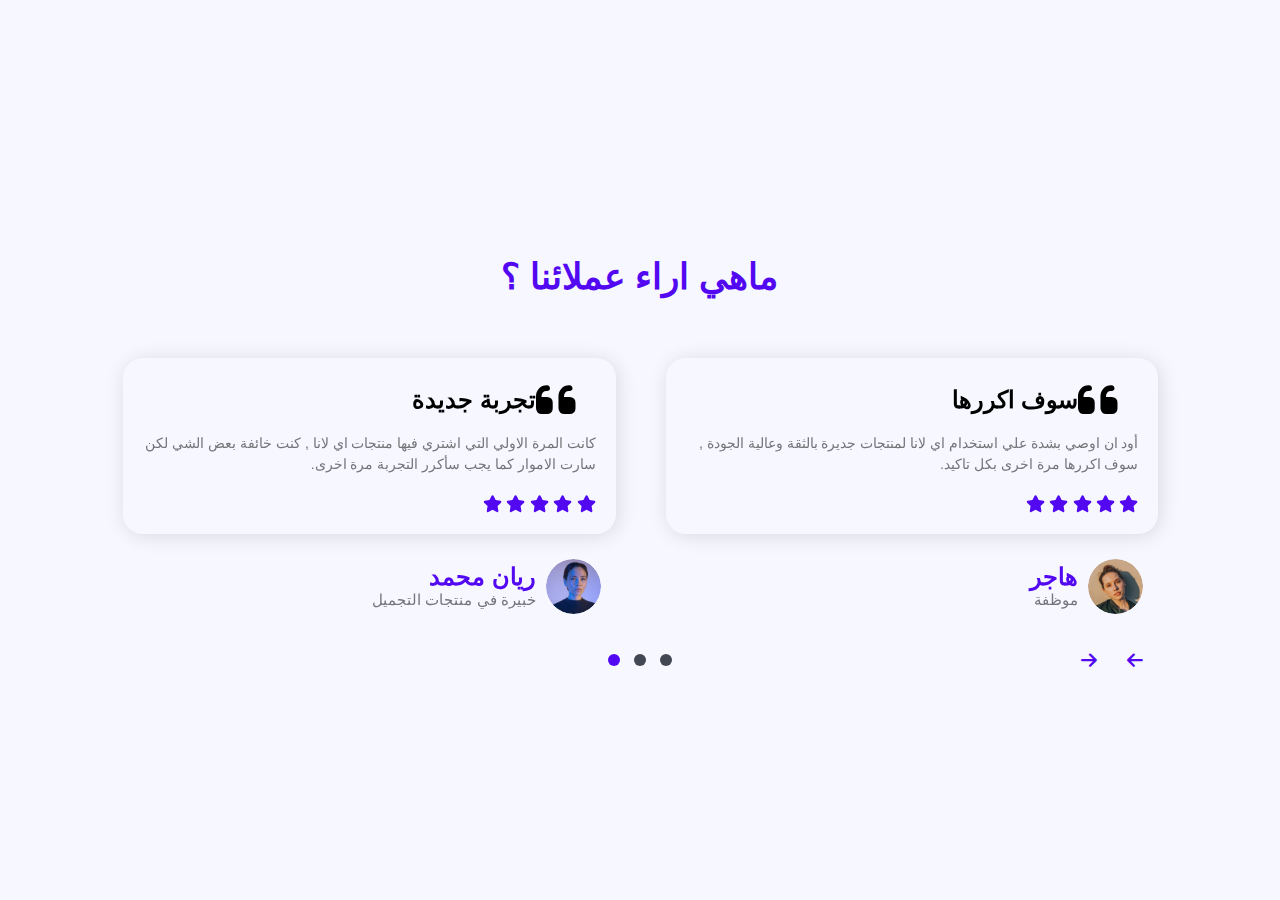
<file: elanaReview.html>
<!DOCTYPE html>
<html>
<head>
  <!-- *******  Link To Custom CSS Style Sheet  ******* -->
  <link rel="stylesheet" type="text/css" href="css/style.css">

  <!-- *******  Font Awesome Icons Link  ******* -->
  <link rel="stylesheet" href="https://cdnjs.cloudflare.com/ajax/libs/font-awesome/6.1.1/css/all.min.css"/>

  <!-- *******  Owl Carousel Links  ******* -->
  <link rel="stylesheet" href="https://cdnjs.cloudflare.com/ajax/libs/OwlCarousel2/2.3.4/assets/owl.carousel.min.css"/>

  <link rel="stylesheet" href="https://cdnjs.cloudflare.com/ajax/libs/OwlCarousel2/2.3.4/assets/owl.theme.default.min.css"/>

  <meta name="viewport" content="width=device-width, initial-scale=1">
  <meta charset="utf-8">
  <title>elana Review</title>
</head>
<body>
<div class="testimonials-section">
	
	<!-- Section Header Starts -->
	<header class="section-header">
		<h1> ماهي اراء عملائنا ؟ </h1>
	</header>
	<!-- Section Header Ends -->

	<!-- Owl Carousel Slider Starts -->
	<div class="owl-carousel owl-theme testimonials-container">
		<!-- Item1 Starts -->
    	<div class="item testimonial-card" dir="rtl">
    		<main class="test-card-body">
    			<div class="quote">
    				<i class="fa fa-quote-left"></i>
    				<h2> تجربة جديدة </h2>
    			</div>
    			<p> كانت المرة الاولي التي اشتري فيها منتجات اي لانا , كنت خائفة بعض الشي لكن سارت الاموار كما يجب سأكرر التجربة مرة اخرى. </p>
    			<div class="ratings">
    				<i class="fa-solid fa-star"></i>
    				<i class="fa-solid fa-star"></i>
    				<i class="fa-solid fa-star"></i>
    				<i class="fa-solid fa-star"></i>
    				<i class="fa-solid fa-star"></i>
    			</div>
    		</main>
    		<div class="profile">
    			<div class="profile-image">
    				<img src="img/image1.jpg">
    			</div>
    			<div class="profile-desc">
    				<span>ريان محمد </span>
    				<span>خبيرة في منتجات التجميل </span>
    			</div>
    		</div>
    	</div>
    	<!-- Item1 Ends -->

    	<!-- Item2 Starts -->
    	<div class="item testimonial-card" dir="rtl">
    		<main class="test-card-body">
    			<div class="quote">
    				<i class="fa fa-quote-left"></i>
    				<h2>سوف اكررها  </h2>
    			</div>
    			<p> أود ان اوصي بشدة علي استخدام اي لانا لمنتجات جديرة بالثقة وعالية الجودة , سوف اكررها مرة اخرى بكل تاكيد.  </p>
    			<div class="ratings">
    				<i class="fa-solid fa-star"></i>
    				<i class="fa-solid fa-star"></i>
    				<i class="fa-solid fa-star"></i>
    				<i class="fa-solid fa-star"></i>
    				<i class="fa-solid fa-star"></i>
    			</div>
    		</main>
    		<div class="profile">
    			<div class="profile-image">
    				<img src="img/image2.jpg">
    			</div>
    			<div class="profile-desc">
    				<span>هاجر</span>
    				<span>موظفة </span>
    			</div>
    		</div>
    	</div>
    	<!-- Item2 Ends -->

    	<!-- Item3 Starts -->
    	<div class="item testimonial-card" dir="rtl">
    		<main class="test-card-body">
    			<div class="quote">
    				<i class="fa fa-quote-left"></i>
    				<h2> 5 نجوم </h2>
    			</div>
    			<p> تم وضع منتجات اي لانا تحت مقياس الجودة لدينا وهناك اخبارة جيدة , منتج جميل وخدمة جيدة وسريعة Good Job. </p>
    			<div class="ratings">
    				<i class="fa-solid fa-star"></i>
    				<i class="fa-solid fa-star"></i>
    				<i class="fa-solid fa-star"></i>
    				<i class="fa-solid fa-star"></i>
    				<i class="fa-solid fa-star"></i>
    			</div>
    		</main>
    		<div class="profile">
    			<div class="profile-image">
    				<img src="img/image3.jpg">
    			</div>
    			<div class="profile-desc">
    				<span> ريناد </span>
    				<span> متخصصة في اختبار جودة المنتجات </span>
    			</div>
    		</div>
    	</div>
    	<!-- Item3 Ends -->

    	<!-- Item4 Starts -->
    	<div class="item testimonial-card" dir="rtl">
    		<main class="test-card-body">
    			<div class="quote">
    				<i class="fa fa-quote-left"></i>
    				<h2> عمل جميل </h2>
    			</div>
    			<p> أعجبني بشكل خاص مجموعة اي لانا للبشرة. أحببت العروض والخصومات التي يقدمها المتجر. لقد تمكنت من توفير الكثير من المال على طلبي. </p>
    			<div class="ratings">
    				<i class="fa-solid fa-star"></i>
    				<i class="fa-solid fa-star"></i>
    				<i class="fa-solid fa-star"></i>
    				<i class="fa-solid fa-star"></i>
    				<i class="fa-solid fa-star"></i>
    			</div>
    		</main>
    		<div class="profile">
    			<div class="profile-image">
    				<img src="img/image4.jpg">
    			</div>
    			<div class="profile-desc">
    				<span> دعاء </span>
    				<span> طالبة </span>
    			</div>
    		</div>
    	</div>
    	<!-- Item4 Ends -->

    	<!-- Item5 Starts -->
    	<div class="item testimonial-card" dir="rtl">
    		<main class="test-card-body">
    			<div class="quote">
    				<i class="fa fa-quote-left"></i>
    				<h2> جودة محترمة </h2>
    			</div>
    			<p> بشكل عام، لقد كانت تجربة ممتازة مع متجر اي لانا. إنه متجر موثوق وسهل الاستخدام يقدم مجموعة واسعة من المنتجات بأسعار رائعة. </p>
    			<div class="ratings">
    				<i class="fa-solid fa-star"></i>
    				<i class="fa-solid fa-star"></i>
    				<i class="fa-solid fa-star"></i>
    				<i class="fa-solid fa-star"></i>
    			</div>
    		</main>
    		<div class="profile">
    			<div class="profile-image">
    				<img src="img/image5.jpg">
    			</div>
    			<div class="profile-desc">
    				<span> تسابيح </span>
    				<span> خبيرة في منتجات التجميل </span>
    			</div>
    		</div>
    	</div>
    	<!-- Item5 Ends -->

    	<!-- Item6 Starts -->
    	<div class="item testimonial-card" dir="rtl">
    		<main class="test-card-body">
    			<div class="quote">
    				<i class="fa fa-quote-left"></i>
    				<h2> معجبة بسياسة الارجاع </h2>
    			</div>
    			<p> تم بناء الثقة مع اي لانا بنجاح بعد اختبار سياسة الارجاع لديهم حقا معجبة بمنتجاتهم وطريقة تعاملهم , تجربة ممتازة.   </p>
    			<div class="ratings">
    				<i class="fa-solid fa-star"></i>
    				<i class="fa-solid fa-star"></i>
    				<i class="fa-solid fa-star"></i>
    				<i class="fa-solid fa-star"></i>
    				<i class="fa-solid fa-star"></i>
    			</div>
    		</main>
    		<div class="profile">
    			<div class="profile-image">
    				<img src="img/image6.jpg">
    			</div>
    			<div class="profile-desc">
    				<span> شهد </span>
    				<span> مستخدمة ل elana </span>
    			</div>
    		</div>
    	</div>
    	<!-- Item6 Ends -->

    </div>
	<!-- Owl Carousel Slider Ends -->

</div>

<!--   *****   JQuery Link   *****   -->
<script src="https://cdnjs.cloudflare.com/ajax/libs/jquery/3.6.3/jquery.min.js"></script>

<!--   *****   Owl Carousel js Link  *****  -->
<script src="https://cdnjs.cloudflare.com/ajax/libs/OwlCarousel2/2.3.4/owl.carousel.min.js"></script>

<!--   *****   Link To Custom Script File   *****   -->
<script type="text/javascript" src="js/script.js"></script>
</body>
</html>
</file>
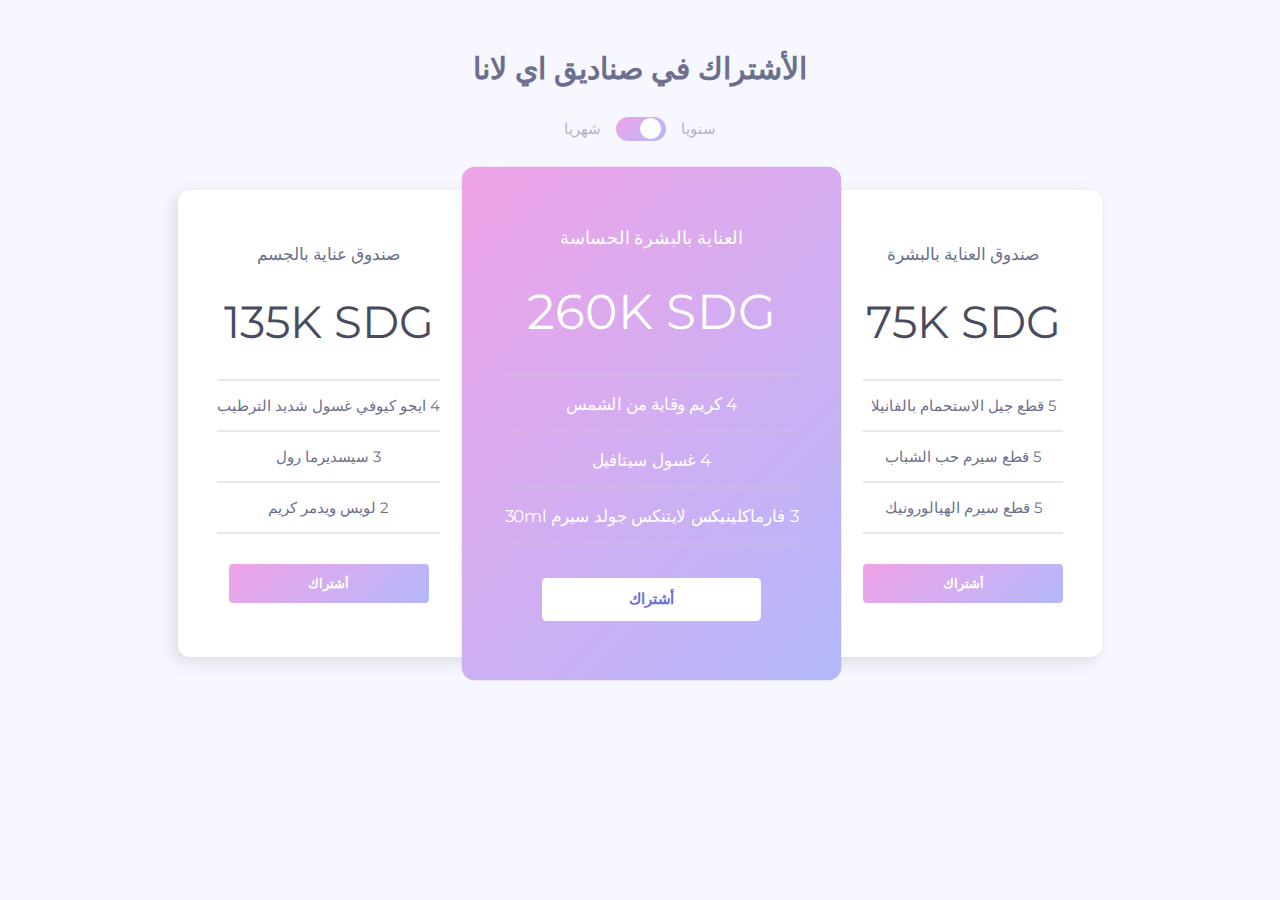
<file: price.html>
<!DOCTYPE html>
<html lang="ar" dir="rtl">
  <head>
    <meta charset="UTF-8" />
    <meta http-equiv="X-UA-Compatible" content="IE=edge" />
    <meta name="viewport" content="width=device-width, initial-scale=1.0" />
    <title>e-lana Price</title>
    <link rel="stylesheet" href="css/stylep.css" />
    <link
      href="https://fonts.googleapis.com/css2?family=Montserrat:wght@700&display=swap"
      rel="stylesheet"
    />
  </head>
  <body>
    <header>
      <h1> الأشتراك في صناديق اي لانا </h1>
      <div class="toggle">
        <label> سنويا </label>
        <div class="toggle-btn">
          <input type="checkbox" class="checkbox" id="checkbox" />
          <label class="sub" id="sub" for="checkbox">
            <div class="circle"></div>
          </label>
        </div>
        <label> شهريا </label>
      </div>
    </header>
    
    <div class="cards">
      <div class="card shadow">
        <ul>
          <li class="pack"> صندوق العناية بالبشرة </li>
          <li id="basic" class="price bottom-bar">75K SDG</li>
          <li class="bottom-bar" id="p1_n1">5 قطع جيل الاستحمام بالفانيلا</li>
          <li class="bottom-bar" id="p1_n2">5 قطع سيرم حب الشباب</li>
          <li class="bottom-bar" id="p1_n3">5 قطع سيرم الهيالورونيك</li>
          <li><button class="btn">  أشتراك </button></li>
        </ul>
      </div>
      <div class="card active">
        <ul>
          <li class="pack"> العناية بالبشرة الحساسة </li>
          <li id="professional" class="price bottom-bar">260K SDG</li>
          <li class="bottom-bar" id="plan2_1">4 كريم وقاية من الشمس</li>
          <li class="bottom-bar" id="plan2_2">4 غسول سيتافيل</li>
          <li class="bottom-bar" id="plan2_3">3 فارماكلينيكس لايتنكس جولد سيرم 30ml</li>
          <li><button class="btn active-btn"> أشتراك </button></li>
        </ul>
      </div>
      <div class="card shadow">
        <ul>
          <li class="pack"> صندوق عناية بالجسم </li>
          <li id="master" class="price bottom-bar">135K SDG</li>
          <li class="bottom-bar" id="plan3_1">4 ايجو كيوفي غسول شديد الترطيب</li>
          <li class="bottom-bar" id="plan3_2">3 سيسديرما رول</li>
          <li class="bottom-bar" id="plan3_3">2 لويس ويدمر كريم</li>
          <li><button class="btn">أشتراك</button></li>
        </ul>
      </div>
    </div>

    <script src="js/price.js"></script>
  </body>
</html>
</file>
<file: css/style.css>
*{
	margin: 0;
	padding: 0;
	box-sizing: border-box;
	font-family: 'Roboto', sans-serif;

	/* Variables for storing colors */
	--card-clr:	 rgb(180, 184, 251) 100%;
	--body-clr: #f7f7ff;
	--primary-clr: #5209f1;
	--heading-clr: linear-gradient(135deg, rgb(240, 163, 231) 0%, rgb(180, 184, 251) 100%);
	--text-clr: #757579;
}
body{
	width: 100%;
	height: 100vh;
	display: flex;
	justify-content: center;
	align-items: center;
	background-color: var(--body-clr);
}
.testimonials-section{
	width: 100%;
	padding: 0px 8%;
}
.testimonials-section .section-header{
	max-width: 700px;
	text-align: center;
	margin: 30px auto 40px;
}
.section-header h1{
	position: relative;
	font-size: 36px;
	color: var(--primary-clr);
}
.testimonials-container{
	position: relative;
}
.testimonials-container .testimonial-card{
	padding: 20px;
}
.testimonial-card .test-card-body{
	background-color: var(--card-clr);
	box-shadow: 2px 2px 20px rgba(0,0,0,0.12);
	padding: 20px;
	border-radius: 20px;
}
.test-card-body .quote{
	display: flex;
	align-items: center;
}
.test-card-body .quote i{
	font-size: 45px;
	color: var(--heading-clr);
	margin-right: 20px;
}
.test-card-body .quote h2{
	color: var(--heading-clr);
}
.test-card-body p{
	margin: 10px 0px 15px;
	font-size: 14px;
	line-height: 1.5;
	color: var(--text-clr);
}
.test-card-body .ratings{
	margin-top: 20px;
}
.test-card-body .ratings i{
	font-size: 17px;
	color: var(--primary-clr);
	cursor: pointer;
}
.testimonial-card .profile{
	display: flex;
	align-items: center;
	margin-top: 25px;
}
.profile .profile-image{
	width: 55px;
	height: 55px;
	border-radius: 50%;
	overflow: hidden;
	margin-right: 15px;
}
.profile .profile-image img{
	width: 100%;
	height: 100%;
	border-radius: 50%;
	object-fit: cover;
}
.profile .profile-desc{
	display: flex;
	flex-direction: column;
	margin-right: 10px;
}
.profile-desc span:nth-child(1){
	font-size: 24px;
	font-weight: bold;
	color: var(--primary-clr);
}
.profile-desc span:nth-child(2){
	font-size: 15px;
	color: var(--text-clr);
}
.owl-nav{
	position: absolute;
	right: 20px;
	bottom: -10px;
}
.owl-nav button{
	border-radius: 50% !important;
}
.owl-nav .owl-prev i,
.owl-nav .owl-next i{
	padding: 10px !important;
	border-radius: 50%;
	font-size: 18px !important;
	background-color: var(--card-clr) !important;
	color: var(--primary-clr);
	cursor: pointer;
	transition: 0.4s;
}
.owl-nav .owl-prev i:hover,
.owl-nav .owl-next i:hover{
	background-color: var(--primary-clr) !important;
	color: #e9e9e9;
}
.owl-dots{
	margin-top: 15px;
}
.owl-dots .owl-dot span{
	background-color: #434753 !important;
	padding: 6px !important;
}
.owl-dot.active span{
	background-color: var(--primary-clr) !important;
}
</file>
<file: css/stylep.css>
* {
  box-sizing: border-box;
  margin: 0;
  padding: 0;
}
html {
  font-size: 15px;
}
body {
  background: #f7f7ff;
  font-family: 'Montserrat', sans-serif;
  width: 80%;
  max-width: 1440px;
  margin: 0 auto;
  display: flex;
  flex-direction: column;
  align-items: center;
  overflow-x: hidden;
}
header {
  color: hsl(233, 13%, 49%);
  margin: 3.3rem 0;
  display: flex;
  flex-direction: column;
  justify-content: center;
  align-items: center;
}
.toggle {
  margin-top: 2rem;
  color: hsl(234, 14%, 74%);
  display: flex;
  align-items: center;
}
.toggle-btn {
  margin: 0 1rem;
}
.checkbox {
  display: none;
}

.sub {
              /* linear-gradient(135deg, rgba(163, 168, 240, 1) 0%, rgba(105, 111, 221, 1) 100%) */
  background: linear-gradient(135deg, rgb(240, 163, 231) 0%, rgb(180, 184, 251) 100%);
  display: flex;
  justify-content: flex-start;
  align-items: center;
  /* height: 25px;
    width: 50px; */
  height: 1.6rem;
  width: 3.3rem;
  border-radius: 1.6rem;
  padding: 0.3rem;
}
.circle {
  background-color: #fff;
  height: 1.4rem;
  width: 1.4rem;
  border-radius: 50%;
}
.checkbox:checked + .sub {
  justify-content: flex-end;
}

.cards {
  display: flex;
  justify-content: center;
  align-items: center;
  flex-wrap: wrap;
}

.card {
  background: #fff;
  color: hsl(233, 13%, 49%);
  border-radius: 0.8rem;
}

.cards .card.active {
  background: linear-gradient(135deg, rgb(240, 163, 231) 0%, rgb(180, 184, 251) 100%);
  color: #fff;
  display: flex;
  align-items: center;
  transform: scale(1.1);
  z-index: 1;
}
ul {
  margin: 2.6rem;
  display: flex;
  flex-direction: column;
  align-items: center;
  justify-content: space-around;
}
ul li {
  list-style-type: none;
  display: flex;
  justify-content: center;
  width: 100%;
  padding: 1rem 0;
}
ul li.price {
  font-size: 3rem;
  color: hsl(232, 13%, 33%);
  padding-bottom: 2rem;
}
.shadow {
  box-shadow: -5px 5px 15px 1px rgba(0, 0, 0, 0.1);
}

.card.active .price {
  color: #fff;
}

.btn {
  margin-top: 1rem;
  height: 2.6rem;
  width: 13.3rem;
  display: flex;
  justify-content: center;
  align-items: center;
  border-radius: 4px;
  background: linear-gradient(135deg, rgb(240, 163, 231) 0%, rgb(180, 184, 251) 100%);
  color: #fff;
  outline: none;
  border: 0;
  font-weight: bold;
}
.active-btn {
  background: #fff;
  color: hsl(237, 63%, 64%);
}
.bottom-bar {
  border-bottom: 2px solid hsla(240, 8%, 85%, 0.582);
}
.card.active .bottom-bar {
  border-bottom: 2px solid hsla(240, 8%, 85%, 0.253);
}
.pack {
  font-size: 1.1rem;
}

@media (max-width: 280px) {
  ul {
    margin: 1rem;
  }
  h1 {
    font-size: 1.2rem;
  }
  .toggle {
    display: flex;
    flex-direction: column;
    justify-content: space-around;
    align-items: center;
    height: 80px;
  }
  .cards {
    margin: 0;
    display: flex;
    flex-direction: column;
  }

  .card {
    transform: scale(0.8);
    margin-bottom: 1rem;
  }
  .cards .card.active {
    transform: scale(0.8);
  }
}

@media (min-width: 280px) and (max-width: 320px) {
  ul {
    margin: 20px;
  }
  .cards {
    display: flex;
    flex-direction: column;
  }
  .card {
    margin-bottom: 1rem;
  }
  .cards .card.active {
    transform: scale(1);
  }
}

@media (min-width: 320px) and (max-width: 414px) {
  .cards {
    display: flex;
    flex-direction: column;
  }
  .card {
    margin-bottom: 1rem;
  }
  .cards .card.active {
    transform: scale(1);
  }
}
@media (min-width: 414px) and (max-width: 768px) {
  .card {
    margin-bottom: 1rem;
    margin-right: 1rem;
  }
  .cards .card.active {
    transform: scale(1);
  }
}
@media (min-width: 768px) and (max-width: 1046px) {
  .cards {
    display: flex;
  }
  .card {
    margin-bottom: 1rem;
    margin-right: 1rem;
  }
  .cards .card.active {
    transform: scale(1);
  }
}
</file>
